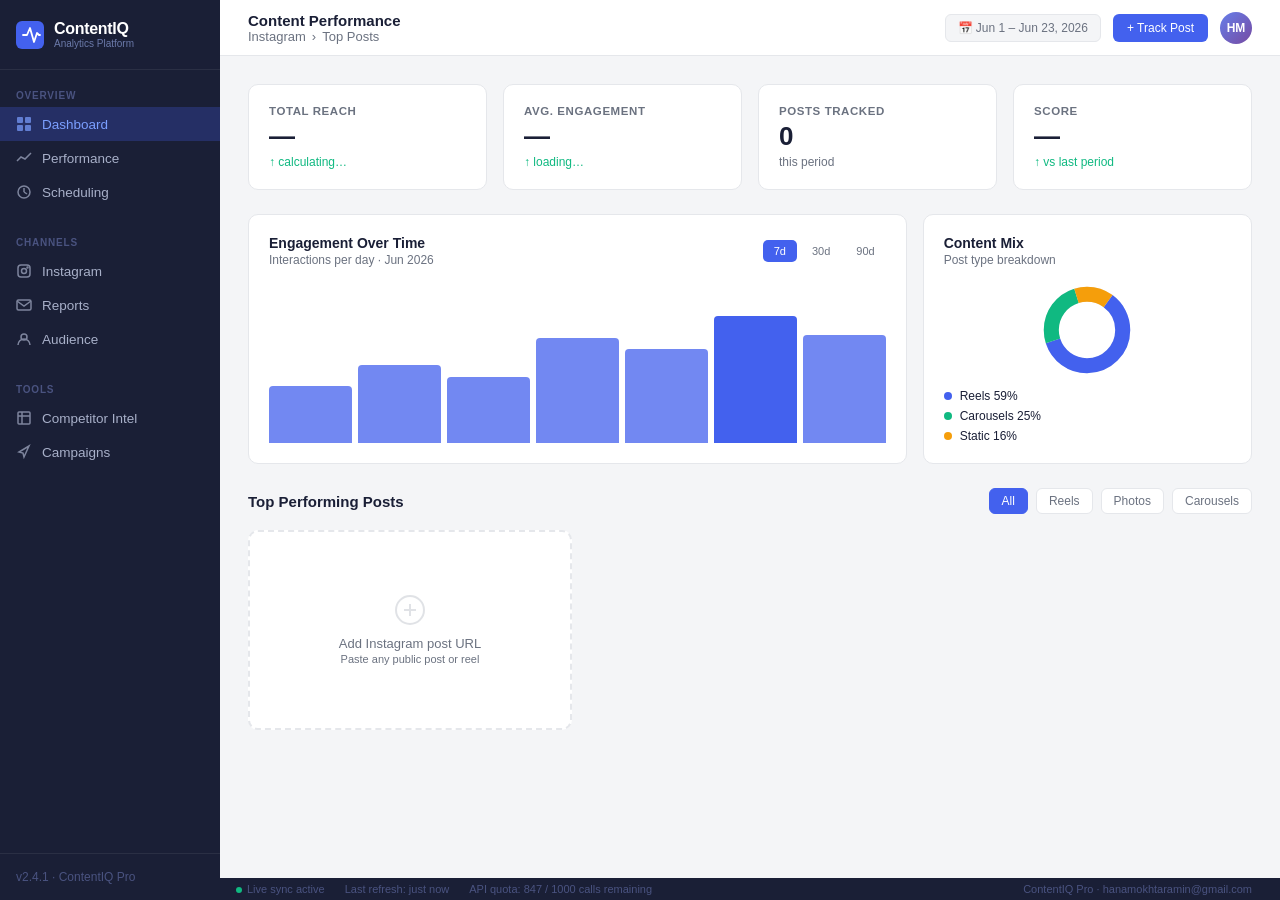
<file: index.html>
<!DOCTYPE html>
<html lang="en">
<head>
  <meta charset="UTF-8" />
  <meta name="viewport" content="width=device-width, initial-scale=1.0" />
  <title>ContentIQ — Performance Dashboard</title>
  <style>
    :root {
      --bg: #f4f5f7;
      --sidebar: #1a1f36;
      --card: #ffffff;
      --accent: #4361ee;
      --accent2: #3f37c9;
      --text: #1a1f36;
      --muted: #6b7280;
      --border: #e5e7eb;
      --green: #10b981;
      --red: #ef4444;
      --yellow: #f59e0b;
    }
    * { box-sizing: border-box; margin: 0; padding: 0; }
    body { font-family: -apple-system, BlinkMacSystemFont, "Segoe UI", sans-serif; background: var(--bg); color: var(--text); display: flex; min-height: 100vh; }

    /* Sidebar */
    .sidebar {
      width: 220px; background: var(--sidebar); color: #a8b0c9; display: flex; flex-direction: column;
      position: fixed; top: 0; left: 0; height: 100vh; z-index: 100; flex-shrink: 0;
    }
    .sidebar-logo { padding: 20px 16px; display: flex; align-items: center; gap: 10px; border-bottom: 1px solid rgba(255,255,255,.07); }
    .sidebar-logo svg { width: 28px; height: 28px; flex-shrink: 0; }
    .sidebar-logo span { font-weight: 700; font-size: 16px; color: #fff; letter-spacing: -.3px; }
    .sidebar-logo small { font-size: 10px; color: #6b7aaa; display: block; font-weight: 400; }
    .sidebar-section { padding: 20px 0 8px; }
    .sidebar-section-label { font-size: 10px; text-transform: uppercase; letter-spacing: .08em; padding: 0 16px 6px; color: #4a5380; font-weight: 600; }
    .sidebar-item { display: flex; align-items: center; gap: 10px; padding: 9px 16px; font-size: 13.5px; cursor: pointer; transition: background .15s, color .15s; border-radius: 0; }
    .sidebar-item:hover { background: rgba(255,255,255,.06); color: #fff; }
    .sidebar-item.active { background: rgba(67,97,238,.25); color: #7b9fff; }
    .sidebar-item svg { width: 16px; height: 16px; opacity: .7; }
    .sidebar-bottom { margin-top: auto; padding: 16px; border-top: 1px solid rgba(255,255,255,.07); font-size: 12px; color: #4a5380; }

    /* Main */
    .main { margin-left: 220px; flex: 1; display: flex; flex-direction: column; min-height: 100vh; }

    /* Topbar */
    .topbar {
      background: #fff; border-bottom: 1px solid var(--border); padding: 0 28px;
      display: flex; align-items: center; height: 56px; gap: 16px; position: sticky; top: 0; z-index: 50;
    }
    .topbar-title { font-size: 15px; font-weight: 600; color: var(--text); }
    .topbar-breadcrumb { font-size: 13px; color: var(--muted); display: flex; align-items: center; gap: 6px; }
    .topbar-breadcrumb span { color: var(--muted); }
    .topbar-right { margin-left: auto; display: flex; align-items: center; gap: 12px; }
    .date-range { font-size: 12px; background: var(--bg); border: 1px solid var(--border); border-radius: 6px; padding: 6px 12px; color: var(--muted); cursor: pointer; }
    .btn-export { font-size: 12px; background: var(--accent); color: #fff; border: none; border-radius: 6px; padding: 7px 14px; cursor: pointer; font-weight: 500; }
    .avatar { width: 32px; height: 32px; border-radius: 50%; background: linear-gradient(135deg, #667eea, #764ba2); display: flex; align-items: center; justify-content: center; color: #fff; font-size: 12px; font-weight: 600; }

    /* Content */
    .content { padding: 28px; flex: 1; }

    /* KPI row */
    .kpi-row { display: grid; grid-template-columns: repeat(4, 1fr); gap: 16px; margin-bottom: 24px; }
    .kpi-card { background: var(--card); border-radius: 10px; padding: 20px; border: 1px solid var(--border); }
    .kpi-label { font-size: 11.5px; color: var(--muted); text-transform: uppercase; letter-spacing: .05em; font-weight: 600; margin-bottom: 6px; }
    .kpi-value { font-size: 26px; font-weight: 700; color: var(--text); line-height: 1; }
    .kpi-delta { font-size: 12px; margin-top: 6px; display: flex; align-items: center; gap: 4px; }
    .kpi-delta.up { color: var(--green); }
    .kpi-delta.down { color: var(--red); }
    .kpi-delta.neutral { color: var(--muted); }

    /* Chart area */
    .charts-row { display: grid; grid-template-columns: 2fr 1fr; gap: 16px; margin-bottom: 24px; }
    .chart-card { background: var(--card); border-radius: 10px; border: 1px solid var(--border); padding: 20px; }
    .chart-header { display: flex; justify-content: space-between; align-items: center; margin-bottom: 16px; }
    .chart-title { font-size: 14px; font-weight: 600; }
    .chart-subtitle { font-size: 12px; color: var(--muted); margin-top: 2px; }
    .chart-tabs { display: flex; gap: 4px; }
    .chart-tab { font-size: 11px; padding: 4px 10px; border-radius: 5px; cursor: pointer; color: var(--muted); border: 1px solid transparent; }
    .chart-tab.active { background: var(--accent); color: #fff; }
    .fake-chart { height: 160px; display: flex; align-items: flex-end; gap: 6px; padding-top: 10px; }
    .bar { flex: 1; border-radius: 4px 4px 0 0; background: var(--accent); opacity: .75; transition: opacity .2s; cursor: pointer; }
    .bar:hover { opacity: 1; }
    .donut-wrap { display: flex; flex-direction: column; align-items: center; justify-content: center; height: 160px; gap: 12px; }
    .donut-legend { display: flex; flex-direction: column; gap: 6px; width: 100%; }
    .donut-legend-item { display: flex; align-items: center; gap: 8px; font-size: 12px; }
    .donut-dot { width: 8px; height: 8px; border-radius: 50%; flex-shrink: 0; }

    /* Posts section */
    .section-header { display: flex; justify-content: space-between; align-items: center; margin-bottom: 16px; }
    .section-title { font-size: 15px; font-weight: 600; }
    .section-actions { display: flex; gap: 8px; }
    .filter-btn { font-size: 12px; padding: 5px 12px; border: 1px solid var(--border); border-radius: 6px; background: #fff; cursor: pointer; color: var(--muted); }
    .filter-btn.active { background: var(--accent); color: #fff; border-color: var(--accent); }

    /* Instagram embed grid */
    .posts-grid { display: grid; grid-template-columns: repeat(3, 1fr); gap: 16px; }
    .post-card {
      background: var(--card); border-radius: 10px; border: 1px solid var(--border); overflow: hidden;
      transition: box-shadow .2s;
    }
    .post-card:hover { box-shadow: 0 4px 20px rgba(0,0,0,.08); }
    .post-card-header { padding: 12px 14px; display: flex; align-items: center; gap: 10px; border-bottom: 1px solid var(--border); }
    .post-rank { width: 22px; height: 22px; border-radius: 50%; background: var(--accent); color: #fff; font-size: 10px; font-weight: 700; display: flex; align-items: center; justify-content: center; flex-shrink: 0; }
    .post-handle { font-size: 12px; font-weight: 600; }
    .post-time { font-size: 11px; color: var(--muted); margin-left: auto; }
    .post-embed { display: flex; justify-content: center; background: #fafafa; padding: 4px 0; min-height: 200px; }
    .post-embed iframe { border: none !important; }
    .post-metrics { padding: 12px 14px; display: flex; gap: 16px; border-top: 1px solid var(--border); background: #fcfcfd; }
    .metric { display: flex; flex-direction: column; gap: 2px; }
    .metric-val { font-size: 13px; font-weight: 600; }
    .metric-lbl { font-size: 10px; color: var(--muted); text-transform: uppercase; letter-spacing: .04em; }
    .metric-trend { font-size: 10px; color: var(--green); }
    .metric-trend.down { color: var(--red); }

    /* Add post panel */
    .add-post-card {
      background: var(--card); border-radius: 10px; border: 2px dashed var(--border); padding: 20px;
      display: flex; flex-direction: column; gap: 10px; align-items: center; justify-content: center;
      min-height: 200px; cursor: pointer; transition: border-color .2s;
    }
    .add-post-card:hover { border-color: var(--accent); }
    .add-post-card svg { opacity: .3; }
    .add-post-card p { font-size: 13px; color: var(--muted); text-align: center; }

    /* Add URL input */
    .url-input-row { display: flex; gap: 8px; width: 100%; margin-top: 8px; }
    .url-input { flex: 1; font-size: 13px; padding: 8px 12px; border: 1px solid var(--border); border-radius: 6px; outline: none; }
    .url-input:focus { border-color: var(--accent); }
    .url-add-btn { background: var(--accent); color: #fff; border: none; border-radius: 6px; padding: 8px 14px; font-size: 13px; cursor: pointer; font-weight: 500; }

    /* Status bar */
    .status-bar { background: var(--sidebar); color: #4a5380; font-size: 11px; padding: 5px 28px 5px 16px; display: flex; gap: 20px; align-items: center; }
    .status-dot { width: 6px; height: 6px; border-radius: 50%; background: var(--green); display: inline-block; margin-right: 5px; }

    /* Responsive */
    @media (max-width: 1100px) { .posts-grid { grid-template-columns: repeat(2, 1fr); } }
    @media (max-width: 800px) {
      .sidebar { display: none; } .main { margin-left: 0; }
      .kpi-row { grid-template-columns: repeat(2, 1fr); }
      .charts-row { grid-template-columns: 1fr; }
      .posts-grid { grid-template-columns: 1fr; }
    }

    /* Loading spinner for embeds */
    .embed-loading { display: flex; align-items: center; justify-content: center; min-height: 200px; color: var(--muted); font-size: 13px; flex-direction: column; gap: 8px; }
    .spinner { width: 24px; height: 24px; border: 2px solid var(--border); border-top-color: var(--accent); border-radius: 50%; animation: spin .7s linear infinite; }
    @keyframes spin { to { transform: rotate(360deg); } }

    /* Modal */
    .modal-overlay { position: fixed; inset: 0; background: rgba(0,0,0,.4); z-index: 200; display: flex; align-items: center; justify-content: center; }
    .modal-overlay.hidden { display: none; }
    .modal { background: #fff; border-radius: 12px; padding: 28px; width: 480px; max-width: 95vw; }
    .modal h3 { font-size: 16px; font-weight: 700; margin-bottom: 6px; }
    .modal p { font-size: 13px; color: var(--muted); margin-bottom: 18px; }
    .modal input { width: 100%; font-size: 14px; padding: 10px 12px; border: 1px solid var(--border); border-radius: 8px; outline: none; margin-bottom: 14px; }
    .modal input:focus { border-color: var(--accent); }
    .modal-actions { display: flex; gap: 10px; justify-content: flex-end; }
    .btn-cancel { padding: 8px 16px; font-size: 13px; border: 1px solid var(--border); border-radius: 6px; background: #fff; cursor: pointer; }
    .btn-confirm { padding: 8px 16px; font-size: 13px; background: var(--accent); color: #fff; border: none; border-radius: 6px; cursor: pointer; font-weight: 500; }
    .error-msg { font-size: 12px; color: var(--red); margin-top: -10px; margin-bottom: 10px; }
  </style>
</head>
<body>

<!-- Sidebar -->
<aside class="sidebar">
  <div class="sidebar-logo">
    <svg viewBox="0 0 28 28" fill="none">
      <rect width="28" height="28" rx="6" fill="#4361ee"/>
      <path d="M7 14h4l3-7 4 14 3-9 2 2h1" stroke="#fff" stroke-width="1.8" stroke-linecap="round" stroke-linejoin="round"/>
    </svg>
    <div><span>ContentIQ</span><small>Analytics Platform</small></div>
  </div>
  <div class="sidebar-section">
    <div class="sidebar-section-label">Overview</div>
    <div class="sidebar-item active">
      <svg viewBox="0 0 16 16" fill="currentColor"><rect x="1" y="1" width="6" height="6" rx="1"/><rect x="9" y="1" width="6" height="6" rx="1"/><rect x="1" y="9" width="6" height="6" rx="1"/><rect x="9" y="9" width="6" height="6" rx="1"/></svg>
      Dashboard
    </div>
    <div class="sidebar-item">
      <svg viewBox="0 0 16 16" fill="none" stroke="currentColor" stroke-width="1.5"><polyline points="1,11 5,7 9,9 15,3"/></svg>
      Performance
    </div>
    <div class="sidebar-item">
      <svg viewBox="0 0 16 16" fill="none" stroke="currentColor" stroke-width="1.5"><circle cx="8" cy="8" r="6"/><line x1="8" y1="4" x2="8" y2="8"/><line x1="8" y1="8" x2="11" y2="10"/></svg>
      Scheduling
    </div>
  </div>
  <div class="sidebar-section">
    <div class="sidebar-section-label">Channels</div>
    <div class="sidebar-item">
      <svg viewBox="0 0 16 16" fill="none" stroke="currentColor" stroke-width="1.5"><rect x="2" y="2" width="12" height="12" rx="3"/><circle cx="8" cy="8" r="2.5"/><circle cx="11.5" cy="4.5" r=".5" fill="currentColor"/></svg>
      Instagram
    </div>
    <div class="sidebar-item">
      <svg viewBox="0 0 16 16" fill="none" stroke="currentColor" stroke-width="1.5"><path d="M1 4l7 5 7-5"/><rect x="1" y="3" width="14" height="10" rx="1.5"/></svg>
      Reports
    </div>
    <div class="sidebar-item">
      <svg viewBox="0 0 16 16" fill="none" stroke="currentColor" stroke-width="1.5"><circle cx="8" cy="6" r="3"/><path d="M2 14c0-3.3 2.7-6 6-6s6 2.7 6 6"/></svg>
      Audience
    </div>
  </div>
  <div class="sidebar-section">
    <div class="sidebar-section-label">Tools</div>
    <div class="sidebar-item">
      <svg viewBox="0 0 16 16" fill="none" stroke="currentColor" stroke-width="1.5"><rect x="2" y="2" width="12" height="12" rx="1"/><line x1="2" y1="6" x2="14" y2="6"/><line x1="6" y1="2" x2="6" y2="14"/></svg>
      Competitor Intel
    </div>
    <div class="sidebar-item">
      <svg viewBox="0 0 16 16" fill="none" stroke="currentColor" stroke-width="1.5"><path d="M13 2L3 8l4 1 1 4z"/></svg>
      Campaigns
    </div>
  </div>
  <div class="sidebar-bottom">v2.4.1 · ContentIQ Pro</div>
</aside>

<!-- Main -->
<div class="main">
  <!-- Topbar -->
  <div class="topbar">
    <div>
      <div class="topbar-title">Content Performance</div>
      <div class="topbar-breadcrumb">
        <span>Instagram</span> <span>›</span> <span>Top Posts</span>
      </div>
    </div>
    <div class="topbar-right">
      <div class="date-range">📅 Jun 1 – Jun 23, 2026</div>
      <button class="btn-export" onclick="document.getElementById('addModal').classList.remove('hidden')">+ Track Post</button>
      <div class="avatar">HM</div>
    </div>
  </div>

  <!-- Content -->
  <div class="content">

    <!-- KPIs -->
    <div class="kpi-row">
      <div class="kpi-card">
        <div class="kpi-label">Total Reach</div>
        <div class="kpi-value" id="kpi-reach">—</div>
        <div class="kpi-delta up" id="kpi-reach-delta">↑ calculating…</div>
      </div>
      <div class="kpi-card">
        <div class="kpi-label">Avg. Engagement</div>
        <div class="kpi-value" id="kpi-eng">—</div>
        <div class="kpi-delta up" id="kpi-eng-delta">↑ loading…</div>
      </div>
      <div class="kpi-card">
        <div class="kpi-label">Posts Tracked</div>
        <div class="kpi-value" id="kpi-posts">0</div>
        <div class="kpi-delta neutral">this period</div>
      </div>
      <div class="kpi-card">
        <div class="kpi-label">Score</div>
        <div class="kpi-value" id="kpi-score">—</div>
        <div class="kpi-delta up">↑ vs last period</div>
      </div>
    </div>

    <!-- Charts row -->
    <div class="charts-row">
      <div class="chart-card">
        <div class="chart-header">
          <div>
            <div class="chart-title">Engagement Over Time</div>
            <div class="chart-subtitle">Interactions per day · Jun 2026</div>
          </div>
          <div class="chart-tabs">
            <div class="chart-tab active">7d</div>
            <div class="chart-tab">30d</div>
            <div class="chart-tab">90d</div>
          </div>
        </div>
        <div class="fake-chart" id="bar-chart"></div>
      </div>
      <div class="chart-card">
        <div class="chart-header">
          <div>
            <div class="chart-title">Content Mix</div>
            <div class="chart-subtitle">Post type breakdown</div>
          </div>
        </div>
        <div class="donut-wrap">
          <svg width="100" height="100" viewBox="0 0 100 100">
            <circle cx="50" cy="50" r="38" fill="none" stroke="#e5e7eb" stroke-width="16"/>
            <circle cx="50" cy="50" r="38" fill="none" stroke="#4361ee" stroke-width="16" stroke-dasharray="143 96" stroke-dashoffset="-24" transform="rotate(-90 50 50)"/>
            <circle cx="50" cy="50" r="38" fill="none" stroke="#10b981" stroke-width="16" stroke-dasharray="60 179" stroke-dashoffset="-167" transform="rotate(-90 50 50)"/>
            <circle cx="50" cy="50" r="38" fill="none" stroke="#f59e0b" stroke-width="16" stroke-dasharray="36 203" stroke-dashoffset="-227" transform="rotate(-90 50 50)"/>
          </svg>
          <div class="donut-legend">
            <div class="donut-legend-item"><div class="donut-dot" style="background:#4361ee"></div>Reels 59%</div>
            <div class="donut-legend-item"><div class="donut-dot" style="background:#10b981"></div>Carousels 25%</div>
            <div class="donut-legend-item"><div class="donut-dot" style="background:#f59e0b"></div>Static 16%</div>
          </div>
        </div>
      </div>
    </div>

    <!-- Posts section -->
    <div class="section-header">
      <div class="section-title">Top Performing Posts</div>
      <div class="section-actions">
        <button class="filter-btn active">All</button>
        <button class="filter-btn">Reels</button>
        <button class="filter-btn">Photos</button>
        <button class="filter-btn">Carousels</button>
      </div>
    </div>

    <div class="posts-grid" id="posts-grid">
      <!-- Posts injected here -->
    </div>

  </div>

  <!-- Status bar -->
  <div class="status-bar">
    <span><span class="status-dot"></span>Live sync active</span>
    <span>Last refresh: just now</span>
    <span>API quota: 847 / 1000 calls remaining</span>
    <span style="margin-left:auto">ContentIQ Pro · hanamokhtaramin@gmail.com</span>
  </div>
</div>

<!-- Add Post Modal -->
<div class="modal-overlay hidden" id="addModal">
  <div class="modal">
    <h3>Track Instagram Post</h3>
    <p>Paste an Instagram post URL to add it to your performance dashboard.</p>
    <input type="url" id="urlInput" placeholder="https://www.instagram.com/p/..." autocomplete="off" />
    <div class="error-msg hidden" id="urlError">Please enter a valid Instagram post or reel URL.</div>
    <div class="modal-actions">
      <button class="btn-cancel" onclick="closeModal()">Cancel</button>
      <button class="btn-confirm" onclick="addPost()">Add to Dashboard</button>
    </div>
  </div>
</div>

<script>
  // ─── Fake KPI data ───────────────────────────────────────────────────────────
  function fmtNum(n) {
    if (n >= 1e6) return (n/1e6).toFixed(1)+'M';
    if (n >= 1e3) return (n/1e3).toFixed(1)+'K';
    return n;
  }
  function refreshKPIs() {
    const count = posts.length;
    document.getElementById('kpi-posts').textContent = count;
    if (count === 0) {
      ['kpi-reach','kpi-eng','kpi-score'].forEach(id => document.getElementById(id).textContent = '—');
      return;
    }
    const reach = 12400 + count * Math.floor(Math.random()*3000+1500);
    const eng = (3.2 + count * 0.4).toFixed(1) + '%';
    const score = Math.min(99, 72 + count * 3);
    document.getElementById('kpi-reach').textContent = fmtNum(reach);
    document.getElementById('kpi-eng').textContent = eng;
    document.getElementById('kpi-score').textContent = score;
    document.getElementById('kpi-reach-delta').textContent = '↑ ' + (8 + count) + '% vs prev period';
    document.getElementById('kpi-eng-delta').textContent = '↑ ' + (1.1 + count * 0.2).toFixed(1) + 'pp';
  }

  // ─── Fake bar chart ──────────────────────────────────────────────────────────
  (function buildChart() {
    const heights = [38,52,44,70,63,85,72];
    const chart = document.getElementById('bar-chart');
    heights.forEach((h, i) => {
      const bar = document.createElement('div');
      bar.className = 'bar';
      bar.style.height = h + '%';
      if (i === 5) bar.style.opacity = '1';
      chart.appendChild(bar);
    });
  })();

  // ─── Chart tab clicks ────────────────────────────────────────────────────────
  document.querySelectorAll('.chart-tab').forEach(t => {
    t.addEventListener('click', () => {
      document.querySelectorAll('.chart-tab').forEach(x => x.classList.remove('active'));
      t.classList.add('active');
      // randomise bars for visual feedback
      document.querySelectorAll('.bar').forEach(b => {
        b.style.height = (30 + Math.random() * 65) + '%';
      });
    });
  });

  // ─── Filter buttons ──────────────────────────────────────────────────────────
  document.querySelectorAll('.filter-btn').forEach(b => {
    b.addEventListener('click', () => {
      document.querySelectorAll('.filter-btn').forEach(x => x.classList.remove('active'));
      b.classList.add('active');
    });
  });

  // ─── Posts store ─────────────────────────────────────────────────────────────
  const STORAGE_KEY = 'contentiq_posts';
  let posts = [];

  function loadPosts() {
    try { posts = JSON.parse(localStorage.getItem(STORAGE_KEY)) || []; } catch { posts = []; }
  }
  function savePosts() {
    localStorage.setItem(STORAGE_KEY, JSON.stringify(posts));
  }

  // ─── Render grid ─────────────────────────────────────────────────────────────
  function renderGrid() {
    const grid = document.getElementById('posts-grid');
    grid.innerHTML = '';

    posts.forEach((url, i) => {
      const card = document.createElement('div');
      card.className = 'post-card';

      const handle = extractHandle(url);
      const reach = fmtNum(Math.floor(5000 + Math.random() * 95000));
      const eng = (2.1 + Math.random() * 7).toFixed(1) + '%';
      const saves = fmtNum(Math.floor(200 + Math.random() * 8000));

      card.innerHTML = `
        <div class="post-card-header">
          <div class="post-rank">${i+1}</div>
          <div>
            <div class="post-handle">@${handle}</div>
          </div>
          <div class="post-time">Jun ${String(10 + i % 13).padStart(2,'0')}</div>
          <button onclick="removePost(${i})" style="margin-left:6px;background:none;border:none;cursor:pointer;color:#9ca3af;font-size:16px;line-height:1" title="Remove">×</button>
        </div>
        <div class="post-embed" id="embed-${i}">
          <div class="embed-loading"><div class="spinner"></div><span>Loading content…</span></div>
        </div>
        <div class="post-metrics">
          <div class="metric"><div class="metric-val">${reach}</div><div class="metric-lbl">Reach</div></div>
          <div class="metric"><div class="metric-val">${eng}</div><div class="metric-lbl">Eng. Rate</div></div>
          <div class="metric"><div class="metric-val">${saves}</div><div class="metric-lbl">Saves</div></div>
        </div>
      `;
      grid.appendChild(card);

      // Load Instagram embed
      loadEmbed(url, i);
    });

    // Add "+" card
    const addCard = document.createElement('div');
    addCard.className = 'add-post-card';
    addCard.innerHTML = `
      <svg width="32" height="32" viewBox="0 0 32 32" fill="none" stroke="#9ca3af" stroke-width="2">
        <circle cx="16" cy="16" r="14"/><line x1="16" y1="10" x2="16" y2="22"/><line x1="10" y1="16" x2="22" y2="16"/>
      </svg>
      <p>Add Instagram post URL<br><span style="font-size:11px">Paste any public post or reel</span></p>
    `;
    addCard.onclick = () => document.getElementById('addModal').classList.remove('hidden');
    grid.appendChild(addCard);

    refreshKPIs();
  }

  // ─── Instagram oEmbed embed ──────────────────────────────────────────────────
  function loadEmbed(url, idx) {
    const container = document.getElementById('embed-' + idx);
    if (!container) return;

    // Use Instagram's oEmbed endpoint (no auth needed for public posts)
    const oembed = `https://api.instagram.com/oembed/?url=${encodeURIComponent(url)}&omitscript=true&maxwidth=320`;

    fetch(oembed)
      .then(r => r.json())
      .then(data => {
        container.innerHTML = `<div style="width:100%;overflow:hidden">${data.html}</div>`;
        // Load embed JS if not already loaded
        if (!window._igScriptLoaded) {
          window._igScriptLoaded = true;
          const s = document.createElement('script');
          s.src = 'https://www.instagram.com/embed.js';
          s.async = true;
          document.body.appendChild(s);
        } else if (window.instgrm) {
          window.instgrm.Embeds.process();
        }
      })
      .catch(() => {
        // Fallback: direct blockquote embed
        const shortcode = extractShortcode(url);
        if (shortcode) {
          container.innerHTML = `
            <blockquote class="instagram-media" data-instgrm-permalink="${url}" data-instgrm-version="14"
              style="background:#FFF;border:0;margin:0;max-width:320px;min-width:260px;padding:0;width:100%">
              <a href="${url}" target="_blank" rel="noopener" style="display:block;padding:8px 0;text-align:center;font-size:13px;color:#4361ee">View on Instagram ↗</a>
            </blockquote>`;
          if (!window._igScriptLoaded) {
            window._igScriptLoaded = true;
            const s = document.createElement('script');
            s.src = 'https://www.instagram.com/embed.js';
            s.async = true;
            document.body.appendChild(s);
          } else if (window.instgrm) {
            window.instgrm.Embeds.process();
          }
        } else {
          container.innerHTML = `<div class="embed-loading" style="color:#ef4444">Could not load post.<br><a href="${url}" target="_blank" style="color:#4361ee;font-size:12px">Open on Instagram ↗</a></div>`;
        }
      });
  }

  function extractHandle(url) {
    const m = url.match(/instagram\.com\/([^/?#]+)/);
    return m ? m[1].replace(/\//g,'') : 'unknown';
  }
  function extractShortcode(url) {
    const m = url.match(/instagram\.com\/(?:p|reel|reels)\/([A-Za-z0-9_-]+)/);
    return m ? m[1] : null;
  }

  // ─── Modal ───────────────────────────────────────────────────────────────────
  function closeModal() {
    document.getElementById('addModal').classList.add('hidden');
    document.getElementById('urlInput').value = '';
    document.getElementById('urlError').classList.add('hidden');
  }

  function addPost() {
    const raw = document.getElementById('urlInput').value.trim();
    const errEl = document.getElementById('urlError');
    if (!raw.match(/instagram\.com\/(p|reel|reels)\//)) {
      errEl.classList.remove('hidden');
      return;
    }
    errEl.classList.add('hidden');
    posts.push(raw);
    savePosts();
    closeModal();
    renderGrid();
  }

  function removePost(idx) {
    posts.splice(idx, 1);
    savePosts();
    renderGrid();
  }

  // Enter key in modal
  document.getElementById('urlInput').addEventListener('keydown', e => {
    if (e.key === 'Enter') addPost();
  });

  // Close modal on overlay click
  document.getElementById('addModal').addEventListener('click', e => {
    if (e.target === document.getElementById('addModal')) closeModal();
  });

  // ─── Init ─────────────────────────────────────────────────────────────────────
  loadPosts();
  renderGrid();
</script>
</body>
</html>
</file>
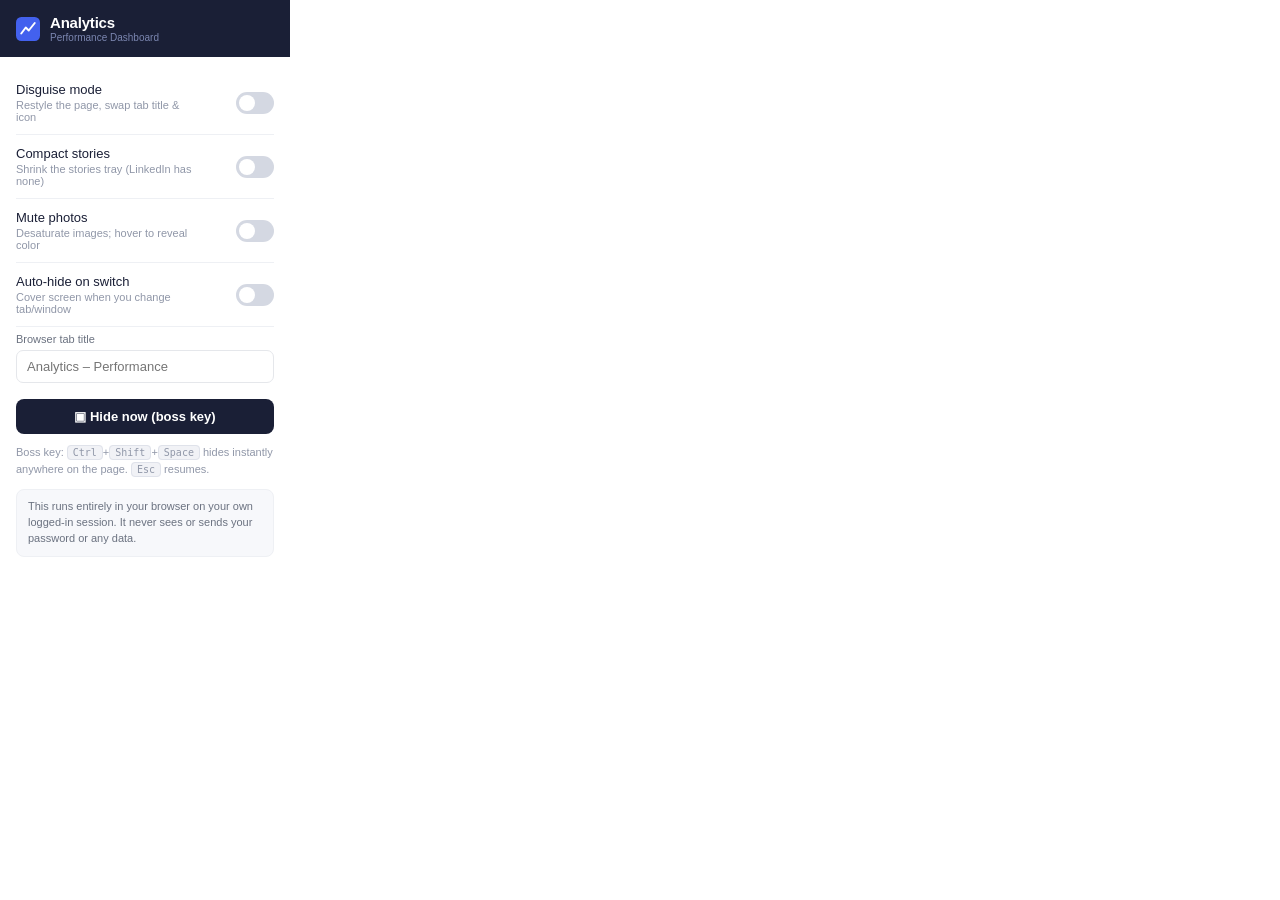
<file: extension/popup.html>
<!DOCTYPE html>
<html>
<head>
<meta charset="utf-8" />
<style>
  body { width: 290px; margin: 0; font-family: -apple-system, BlinkMacSystemFont, "Segoe UI", sans-serif; color: #1a1f36; background: #fff; }
  .hdr { background: #1a1f36; color: #fff; padding: 14px 16px; display: flex; align-items: center; gap: 10px; }
  .hdr svg { width: 24px; height: 24px; }
  .hdr b { font-size: 15px; letter-spacing: -.2px; }
  .hdr small { display: block; font-size: 10px; color: #7b86b0; font-weight: 400; }
  .body { padding: 14px 16px 18px; }
  .row { display: flex; align-items: center; justify-content: space-between; padding: 11px 0; border-bottom: 1px solid #eef0f4; }
  .row:last-of-type { border-bottom: none; }
  .row .lbl { font-size: 13px; font-weight: 500; }
  .row .desc { font-size: 11px; color: #9097a8; margin-top: 2px; max-width: 180px; }
  /* toggle */
  .sw { position: relative; width: 38px; height: 22px; flex-shrink: 0; }
  .sw input { opacity: 0; width: 0; height: 0; }
  .sw .track { position: absolute; inset: 0; background: #d4d8e2; border-radius: 22px; transition: .2s; cursor: pointer; }
  .sw .track::before { content: ""; position: absolute; height: 16px; width: 16px; left: 3px; top: 3px; background: #fff; border-radius: 50%; transition: .2s; }
  .sw input:checked + .track { background: #4361ee; }
  .sw input:checked + .track::before { transform: translateX(16px); }
  .field { margin: 6px 0 2px; }
  .field label { font-size: 11px; color: #6b7280; display: block; margin-bottom: 5px; }
  .field input { width: 100%; box-sizing: border-box; font-size: 13px; padding: 8px 10px; border: 1px solid #e5e7eb; border-radius: 7px; outline: none; }
  .field input:focus { border-color: #4361ee; }
  .panic { width: 100%; margin-top: 14px; background: #1a1f36; color: #fff; border: none; border-radius: 8px; padding: 10px; font-size: 13px; font-weight: 600; cursor: pointer; }
  .panic:hover { background: #2a3150; }
  .hint { font-size: 11px; color: #9097a8; margin-top: 10px; line-height: 1.5; }
  .hint kbd { background: #f1f2f6; border: 1px solid #dfe2ea; border-radius: 4px; padding: 1px 5px; font-size: 10px; font-family: ui-monospace, monospace; }
  .note { background: #f7f8fb; border: 1px solid #eef0f4; border-radius: 8px; padding: 9px 11px; font-size: 11px; color: #6b7280; margin-top: 12px; line-height: 1.45; }
</style>
</head>
<body>
  <div class="hdr">
    <svg viewBox="0 0 32 32"><rect width="32" height="32" rx="7" fill="#4361ee"/><path d="M7 22 L13 14 L17 18 L25 8" stroke="#fff" stroke-width="2.6" fill="none" stroke-linecap="round" stroke-linejoin="round"/></svg>
    <div><b>Analytics</b><small>Performance Dashboard</small></div>
  </div>
  <div class="body">

    <div class="row">
      <div><div class="lbl">Disguise mode</div><div class="desc">Restyle the page, swap tab title & icon</div></div>
      <label class="sw"><input type="checkbox" id="disguise" /><span class="track"></span></label>
    </div>

    <div class="row">
      <div><div class="lbl">Compact stories</div><div class="desc">Shrink the stories tray (LinkedIn has none)</div></div>
      <label class="sw"><input type="checkbox" id="shrinkStories" /><span class="track"></span></label>
    </div>

    <div class="row">
      <div><div class="lbl">Mute photos</div><div class="desc">Desaturate images; hover to reveal color</div></div>
      <label class="sw"><input type="checkbox" id="mutePhotos" /><span class="track"></span></label>
    </div>

    <div class="row">
      <div><div class="lbl">Auto-hide on switch</div><div class="desc">Cover screen when you change tab/window</div></div>
      <label class="sw"><input type="checkbox" id="autoBlur" /><span class="track"></span></label>
    </div>

    <div class="field">
      <label for="tabTitle">Browser tab title</label>
      <input type="text" id="tabTitle" placeholder="Analytics – Performance" />
    </div>

    <button class="panic" id="panicBtn">▣ Hide now (boss key)</button>

    <div class="hint">
      Boss key: <kbd>Ctrl</kbd>+<kbd>Shift</kbd>+<kbd>Space</kbd> hides instantly anywhere on the page. <kbd>Esc</kbd> resumes.
    </div>

    <div class="note">
      This runs entirely in your browser on your own logged-in session. It never sees or sends your password or any data.
    </div>
  </div>
  <script src="popup.js"></script>
</body>
</html>
</file>
